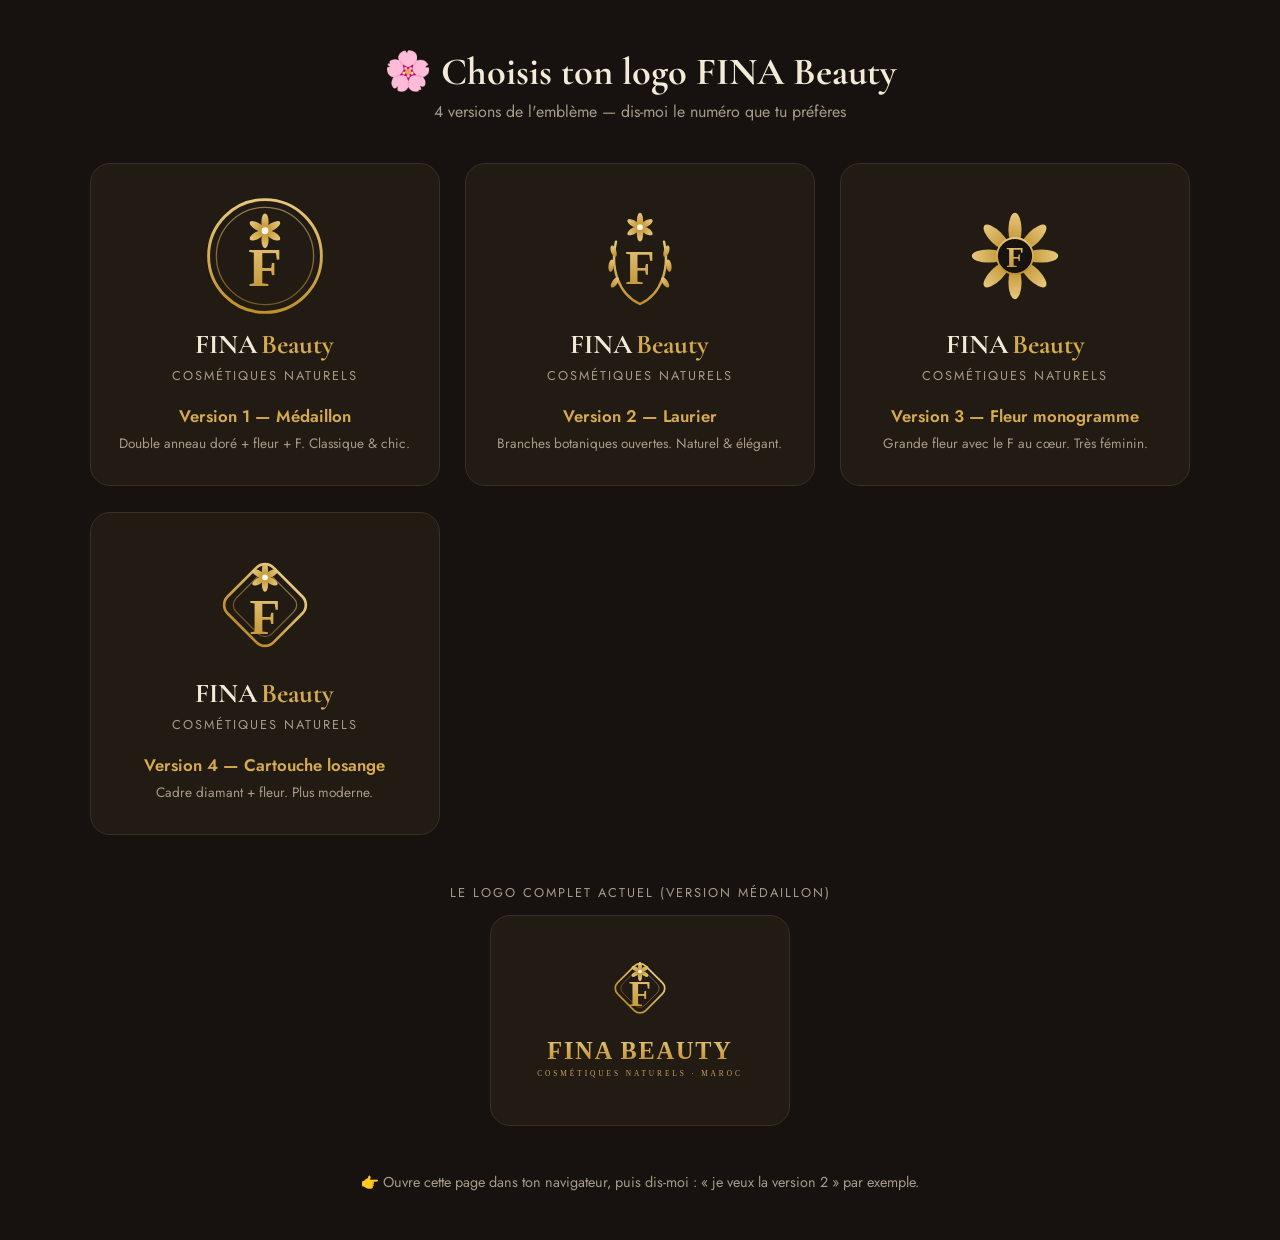
<file: logos.html>
<!DOCTYPE html>
<html lang="fr">
<head>
  <meta charset="UTF-8" />
  <meta name="viewport" content="width=device-width, initial-scale=1.0" />
  <title>FINA Beauty — Choix du logo</title>
  <link href="https://fonts.googleapis.com/css2?family=Cormorant+Garamond:wght@600;700&family=Jost:wght@300;400;500&display=swap" rel="stylesheet" />
  <style>
    *{margin:0;padding:0;box-sizing:border-box}
    body{font-family:'Jost',sans-serif;background:#171210;color:#ece0cd;padding:3rem 1.5rem;text-align:center}
    h1{font-family:'Cormorant Garamond',serif;color:#f3ead8;font-size:2.4rem;margin-bottom:.3rem}
    .sub{color:#a89a86;margin-bottom:2.5rem}
    .grid{display:grid;grid-template-columns:repeat(auto-fill,minmax(260px,1fr));gap:1.6rem;max-width:1100px;margin:0 auto}
    .card{background:#221b14;border:1px solid #3a2f22;border-radius:20px;padding:2rem 1.5rem;transition:.25s}
    .card:hover{border-color:#d6aa4e;transform:translateY(-5px)}
    .card img{width:120px;height:120px;margin:0 auto .4rem}
    .wordmark{font-family:'Cormorant Garamond',serif;font-size:1.7rem;font-weight:700;color:#f3ead8}
    .wordmark span{color:#d6aa4e;margin-left:.25rem}
    .tag{color:#a89a86;font-size:.8rem;letter-spacing:2px;text-transform:uppercase;margin-top:.3rem}
    .label{margin-top:1.2rem;font-weight:600;color:#d6aa4e;font-size:1.05rem}
    .desc{color:#a89a86;font-size:.85rem;margin-top:.3rem}
    .full{margin-top:3rem}
    .full img{width:300px;background:#221b14;border:1px solid #3a2f22;border-radius:20px;padding:1.5rem;margin:0 auto}
    .note{margin-top:2.5rem;color:#a89a86;font-size:.9rem}
  </style>
</head>
<body>
  <h1>🌸 Choisis ton logo FINA Beauty</h1>
  <p class="sub">4 versions de l'emblème — dis-moi le numéro que tu préfères</p>

  <div class="grid">
    <div class="card">
      <img src="images/emblem-1.svg" alt="Version 1" />
      <div class="wordmark">FINA<span>Beauty</span></div>
      <div class="tag">Cosmétiques naturels</div>
      <div class="label">Version 1 — Médaillon</div>
      <div class="desc">Double anneau doré + fleur + F. Classique &amp; chic.</div>
    </div>
    <div class="card">
      <img src="images/emblem-2.svg" alt="Version 2" />
      <div class="wordmark">FINA<span>Beauty</span></div>
      <div class="tag">Cosmétiques naturels</div>
      <div class="label">Version 2 — Laurier</div>
      <div class="desc">Branches botaniques ouvertes. Naturel &amp; élégant.</div>
    </div>
    <div class="card">
      <img src="images/emblem-3.svg" alt="Version 3" />
      <div class="wordmark">FINA<span>Beauty</span></div>
      <div class="tag">Cosmétiques naturels</div>
      <div class="label">Version 3 — Fleur monogramme</div>
      <div class="desc">Grande fleur avec le F au cœur. Très féminin.</div>
    </div>
    <div class="card">
      <img src="images/emblem-4.svg" alt="Version 4" />
      <div class="wordmark">FINA<span>Beauty</span></div>
      <div class="tag">Cosmétiques naturels</div>
      <div class="label">Version 4 — Cartouche losange</div>
      <div class="desc">Cadre diamant + fleur. Plus moderne.</div>
    </div>
  </div>

  <div class="full">
    <p class="tag" style="margin-bottom:.8rem">Le logo complet actuel (version médaillon)</p>
    <img src="images/logo.svg" alt="Logo complet" />
  </div>

  <p class="note">👉 Ouvre cette page dans ton navigateur, puis dis-moi : « je veux la version 2 » par exemple.</p>
</body>
</html>
</file>
